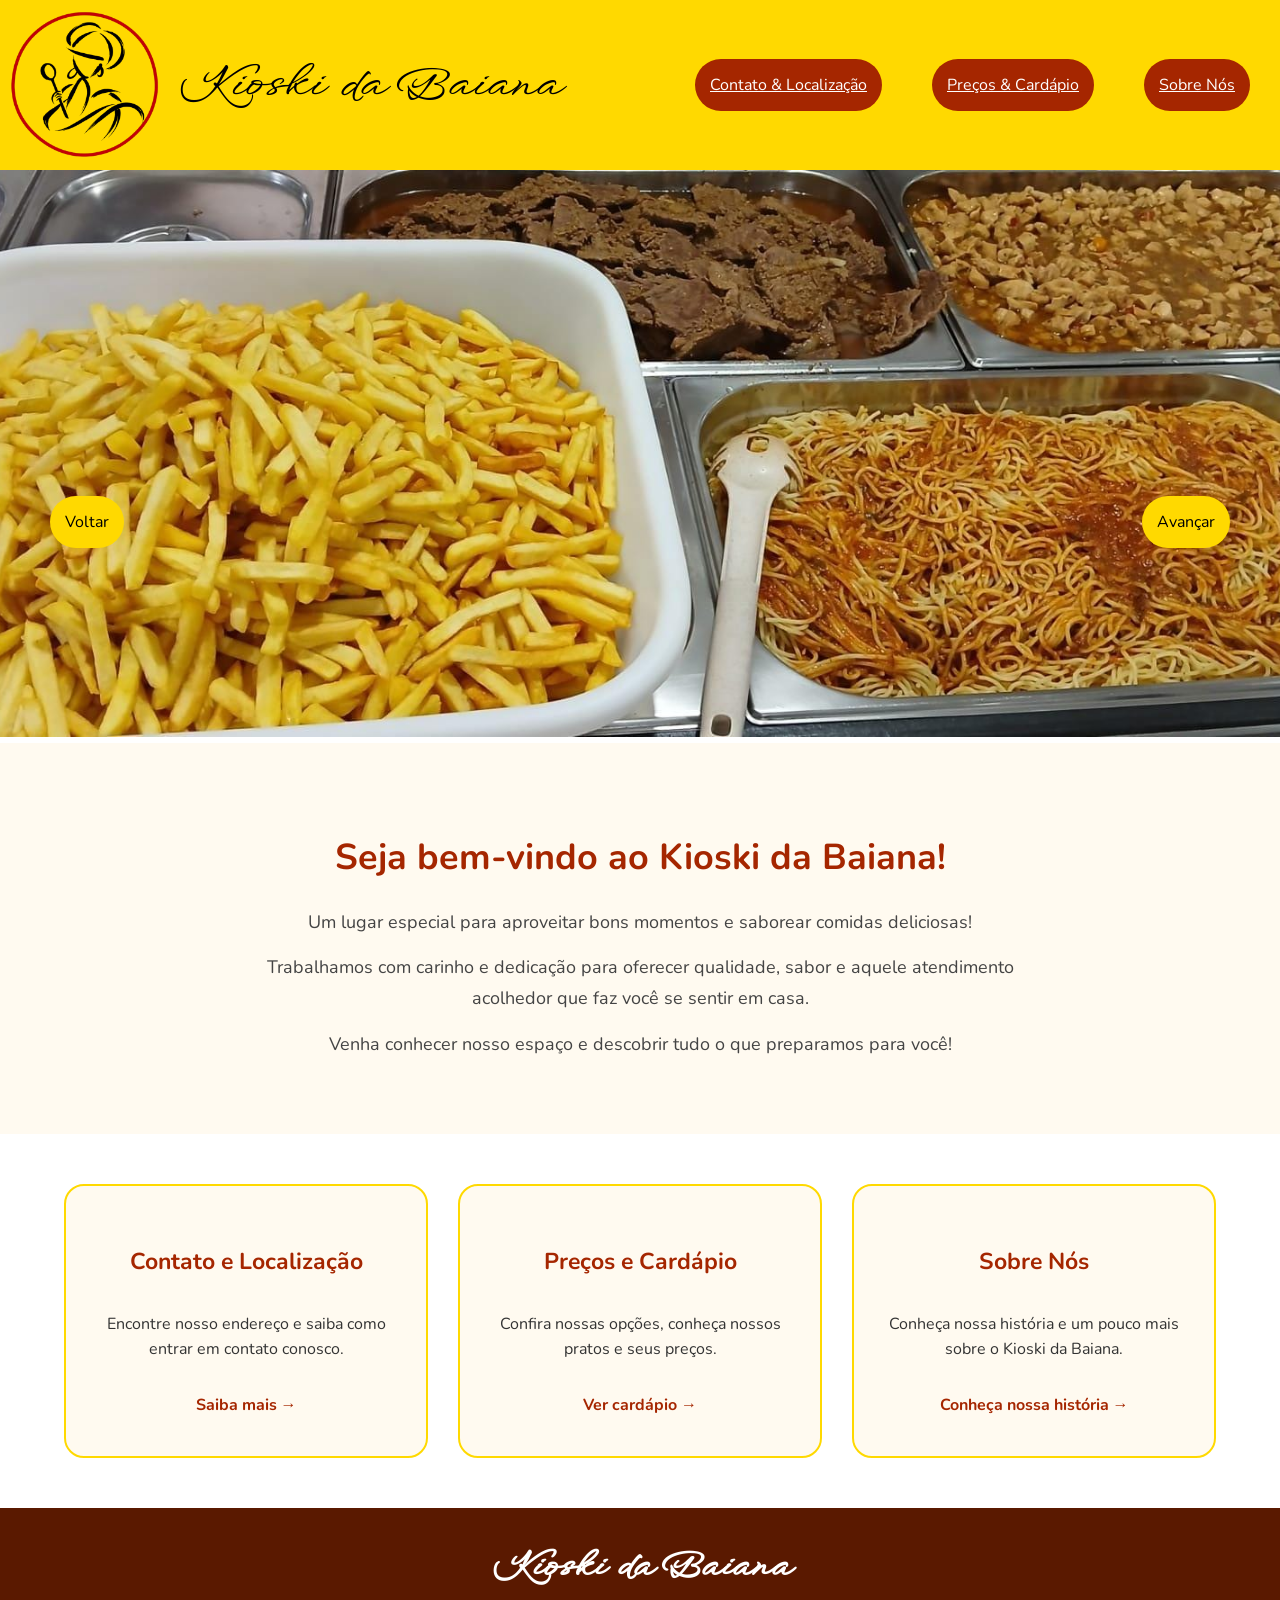
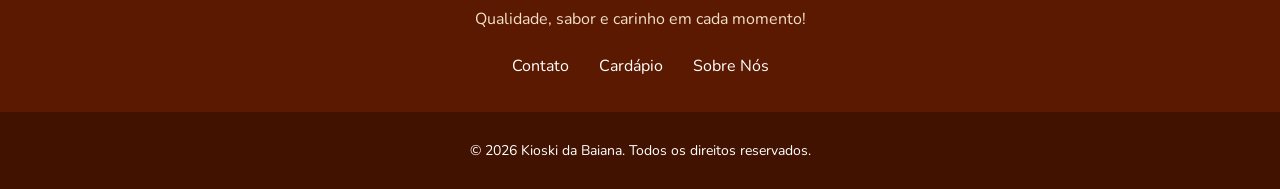
<file: index.html>
<!DOCTYPE html>
<html lang="pt-BR">
    <head>
        <title>Kioski da Baiana</title>

        <meta charset="UTF-8">
        <meta name="viewport" content="width=device-width, initial-scale=1.0">
        <meta name="description" content="Site do Kioski da Baiana">
        <meta name="author" content="Arthur, Andrei e Lucas">

        <link rel="preconnect" href="https://fonts.googleapis.com">
        <link rel="preconnect" href="https://fonts.gstatic.com" crossorigin>
        <link href="https://fonts.googleapis.com/css2?family=Nunito:wght@400;600;700&family=WindSong:wght@400;500&display=swap" rel="stylesheet">

        <link rel="stylesheet" href="./Pagina Home/style.css">
        <link rel="icon" type="icon/png" href="./Pagina Home/img/Logos/LogoKioskiComFundo.png">
    </head>

    <body>

        <header>

            <img id="logo" src="./Pagina Home/img/Logos/LogoKioskiSemFundo.png" alt="Logo do Kioski da Baiana">
            <h1 id="titulo">Kioski da Baiana</h1>
            <div class="bloco_direita">
                <a href="./Contato/index.html" class="botoes">Contato & Localização</a>
                <a href="./Cardapio/index.html" class="botoes">Preços & Cardápio</a>
                <a href="./Sobre Nós/index.html" class="botoes">Sobre Nós</a>
            </div>

        </header>

        <main>

            <div class="carrosel">
                <img id="moldura" alt="Fotos das comidas do Kioski da Baiana">

                <div class="grupo_botoes">
                    <p id="BtVolt" class="botoes">Voltar</p>
                    <p id="BtAvanc" class="botoes">Avançar</p>
                </div>
            </div>

            <section class="apresentacao">

                <h2>Seja bem-vindo ao Kioski da Baiana!</h2>

                <p>
                    Um lugar especial para aproveitar bons momentos
                    e saborear comidas deliciosas!
                </p>

                <p>
                    Trabalhamos com carinho e dedicação para oferecer
                    qualidade, sabor e aquele atendimento acolhedor
                    que faz você se sentir em casa.
                </p>

                <p>
                    Venha conhecer nosso espaço e descobrir
                    tudo o que preparamos para você!
                </p>

            </section>

            <section class="atalhos">

                <a href="./Contato/index.html" class="cartao">
                    <h2>Contato e Localização</h2>
                    <p>
                        Encontre nosso endereço e saiba como
                        entrar em contato conosco.
                    </p>
                    <span>Saiba mais →</span>
                </a>

                <a href="./Cardapio/index.html" class="cartao">
                    <h2>Preços e Cardápio</h2>
                    <p>
                        Confira nossas opções, conheça
                        nossos pratos e seus preços.
                    </p>
                    <span>Ver cardápio →</span>
                </a>

                <a href="./Sobre Nós/index.html" class="cartao">
                    <h2>Sobre Nós</h2>
                    <p>
                        Conheça nossa história e um pouco
                        mais sobre o Kioski da Baiana.
                    </p>
                    <span>Conheça nossa história →</span>
                </a>

            </section>

        </main>

        <footer>

            <div class="footer_conteudo">

                <h2>Kioski da Baiana</h2>

                <p>Qualidade, sabor e carinho em cada momento!</p>

                <div class="footer_links">
                    <a href="./Contato/index.html">Contato</a>
                    <a href="./Cardapio/index.html">Cardápio</a>
                    <a href="./Sobre Nós/index.html">Sobre Nós</a>
                </div>

            </div>

            <div class="direitos">
                <p>© 2026 Kioski da Baiana. Todos os direitos reservados.</p>
            </div>

        </footer>

        <script src="./Pagina Home/script.js"></script>
    </body>
</html>
</file>
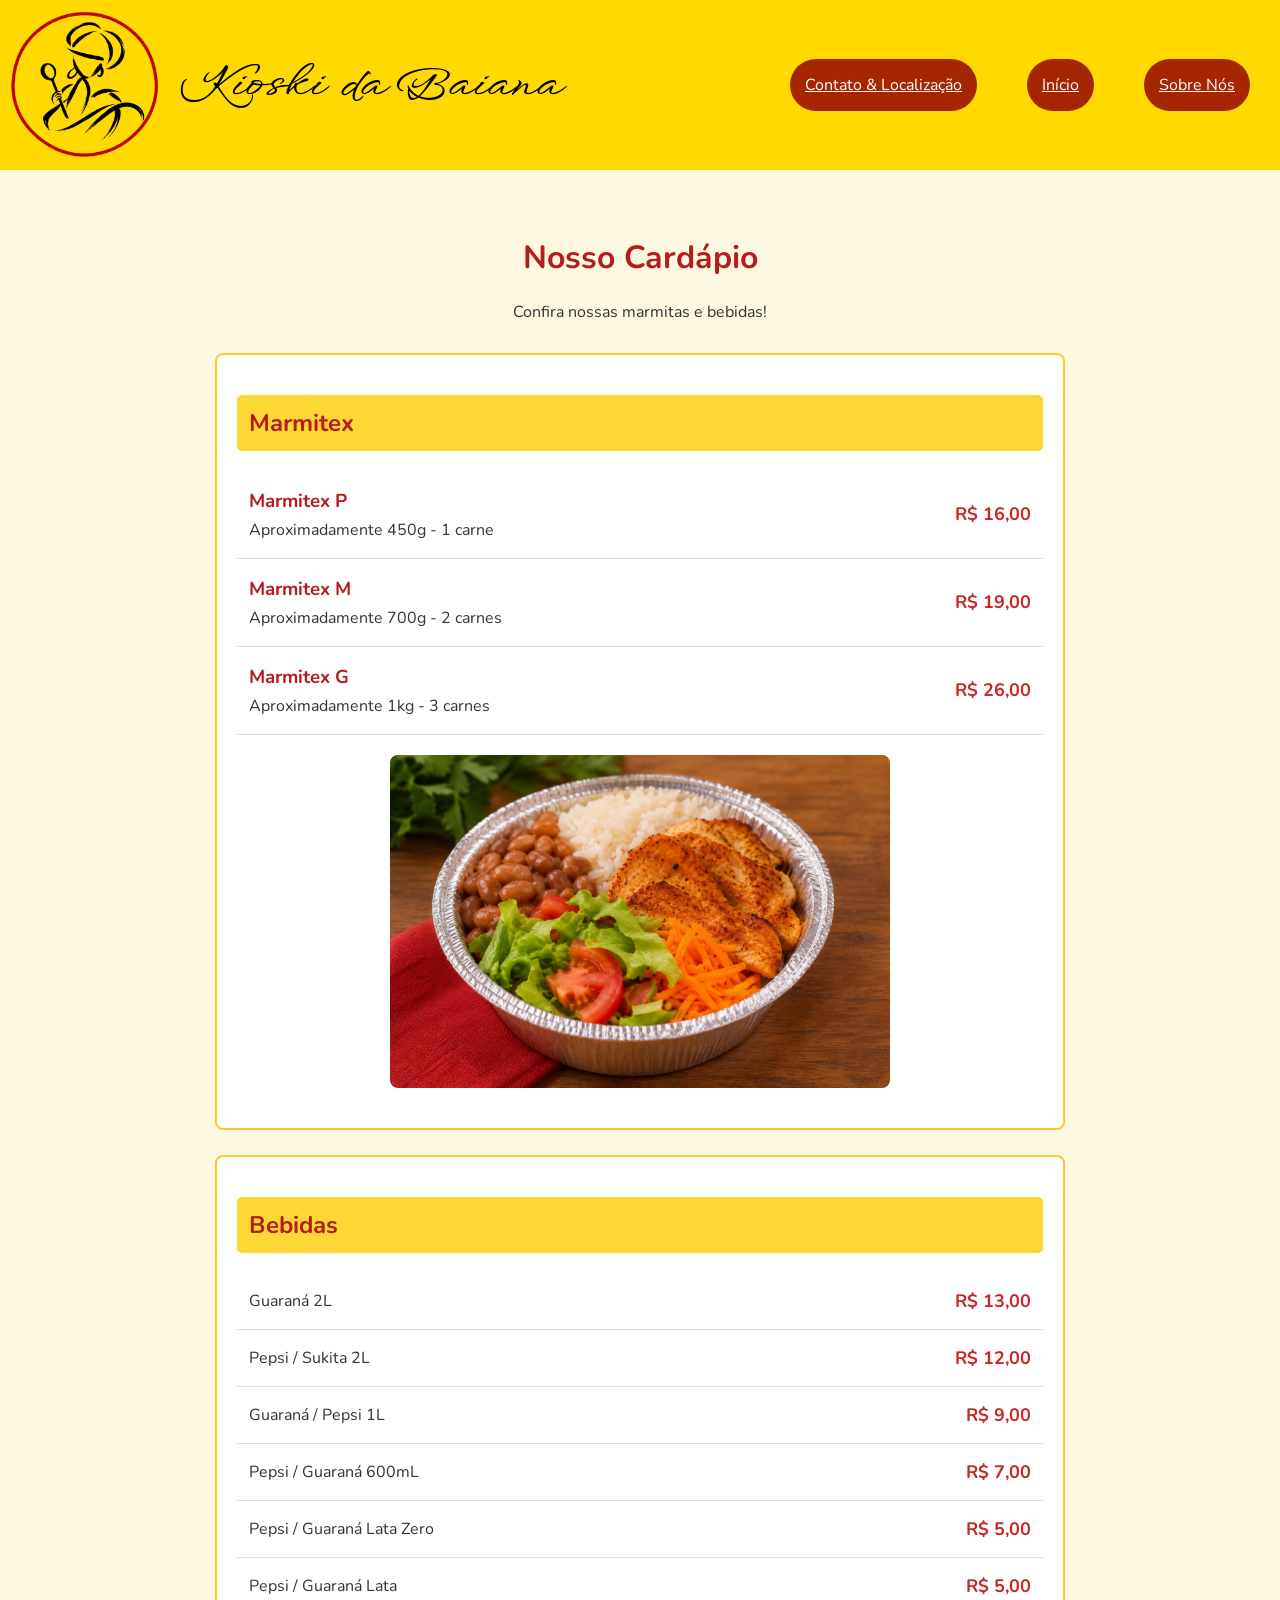
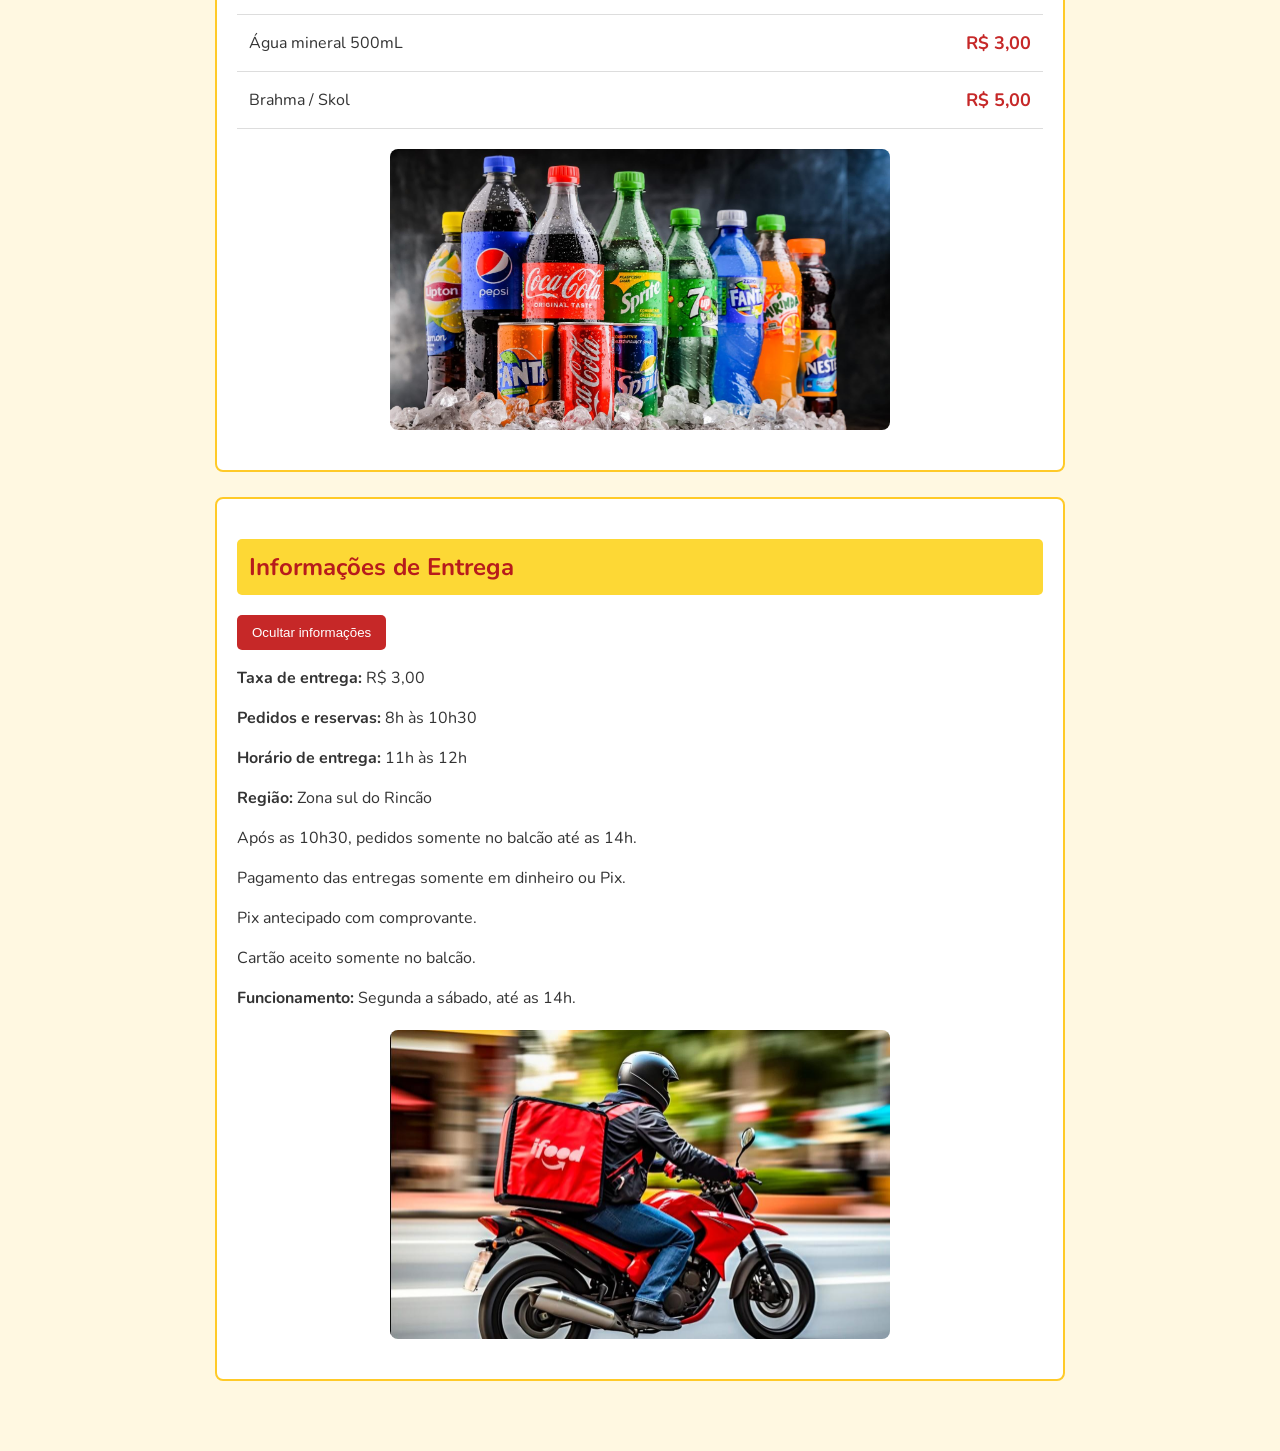
<file: Cardapio/index.html>
<!DOCTYPE html>
<html lang="pt-br">
<head>
    <meta charset="UTF-8">
    <meta name="viewport" content="width=device-width, initial-scale=1.0">
    <meta name="author" content="Andrei, Arthur e Lucas">
    <meta name="description" content="Página de Cardápio e Preços da empresa.">
    
    
    <title>Preços e Cardápio | Kioski da Baiana</title>

    <link rel="preconnect" href="https://fonts.googleapis.com">
    <link rel="preconnect" href="https://fonts.gstatic.com" crossorigin>

    <link href="https://fonts.googleapis.com/css2?family=Nunito:wght@400;600;700&family=WindSong:wght@400;500&display=swap" rel="stylesheet">

    <link rel="icon" type="image/png" href="../Pagina Home/img/Logos/LogoKioskiComFundo.png">
    <link rel="stylesheet" href="./css/style.css">
</head>
<body>

    <header>

        <img id="logo" src="../Pagina Home/img/Logos/LogoKioskiSemFundo.png" alt="Logo do Kioski da Baiana">

        <h1 id="titulo">Kioski da Baiana</h1>

        <div class="bloco_direita">

            <a href="../Contato/index.html" class="botoes">Contato & Localização</a>

            <a href="../index.html" class="botoes">Início</a>

            <a href="../Sobre Nós/index.html" class="botoes">Sobre Nós</a>

        </div>

    </header>

    <main>
        <h1>Nosso Cardápio</h1>
        <p class="subtitulo">Confira nossas marmitas e bebidas!</p>

        <section>
            <h2>Marmitex</h2>

            <div class="item">
                <div>
                    <h3>Marmitex P</h3>
                    <p>Aproximadamente 450g - 1 carne</p>
                </div>
                <span>R$ 16,00</span>
            </div>

            <div class="item">
                <div>
                    <h3>Marmitex M</h3>
                    <p>Aproximadamente 700g - 2 carnes</p>
                </div>
                <span>R$ 19,00</span>
            </div>

            <div class="item">
                <div>
                    <h3>Marmitex G</h3>
                    <p>Aproximadamente 1kg - 3 carnes</p>
                </div>
                <span>R$ 26,00</span>
            </div>
                <img src="./img/Marmitex caseiro com frango e salada.png"
                    alt="Foto de uma marmita"
                    class="imagem-secao">
        </section>

        <section>
            <h2>Bebidas</h2>

            <div class="item">
                <p>Guaraná 2L</p>
                <span>R$ 13,00</span>
            </div>

            <div class="item">
                <p>Pepsi / Sukita 2L</p>
                <span>R$ 12,00</span>
            </div>

            <div class="item">
                <p>Guaraná / Pepsi 1L</p>
                <span>R$ 9,00</span>
            </div>

            <div class="item">
                <p>Pepsi / Guaraná 600mL</p>
                <span>R$ 7,00</span>
            </div>

            <div class="item">
                <p>Pepsi / Guaraná Lata Zero</p>
                <span>R$ 5,00</span>
            </div>

            <div class="item">
                <p>Pepsi / Guaraná Lata</p>
                <span>R$ 5,00</span>
            </div>

            <div class="item">
                <p>Água mineral 500mL</p>
                <span>R$ 3,00</span>
            </div>

            <div class="item">
                <p>Brahma / Skol</p>
                <span>R$ 5,00</span>
            </div>
            
            <img src="./img/bebidas.jpg"
                alt="Foto de bebidas"
                class="imagem-secao">

        </section>

        <section>
            <h2>Informações de Entrega</h2>

            <button onclick="alternarInformacoes()" id="botaoEntrega">
                Ocultar informações
            </button>

            <div id="informacoes">
                <p><strong>Taxa de entrega:</strong> R$ 3,00</p>
                <p><strong>Pedidos e reservas:</strong> 8h às 10h30</p>
                <p><strong>Horário de entrega:</strong> 11h às 12h</p>
                <p><strong>Região:</strong> Zona sul do Rincão</p>

                <p>Após as 10h30, pedidos somente no
                   balcão até as 14h.</p>

                <p>Pagamento das entregas somente
                   em dinheiro ou Pix.</p>

                <p>Pix antecipado com comprovante.</p>
                <p>Cartão aceito somente no balcão.</p>

                <p><strong>Funcionamento:</strong>
                   Segunda a sábado, até as 14h.</p>
            </div>
            
            <img src="./img/entrega.jpg"
                alt="Entrega de marmitex"
                class="imagem-secao">

        </section>

    </main>

    <script src="./Carda.js"></script>
</body>
</html>
</file>
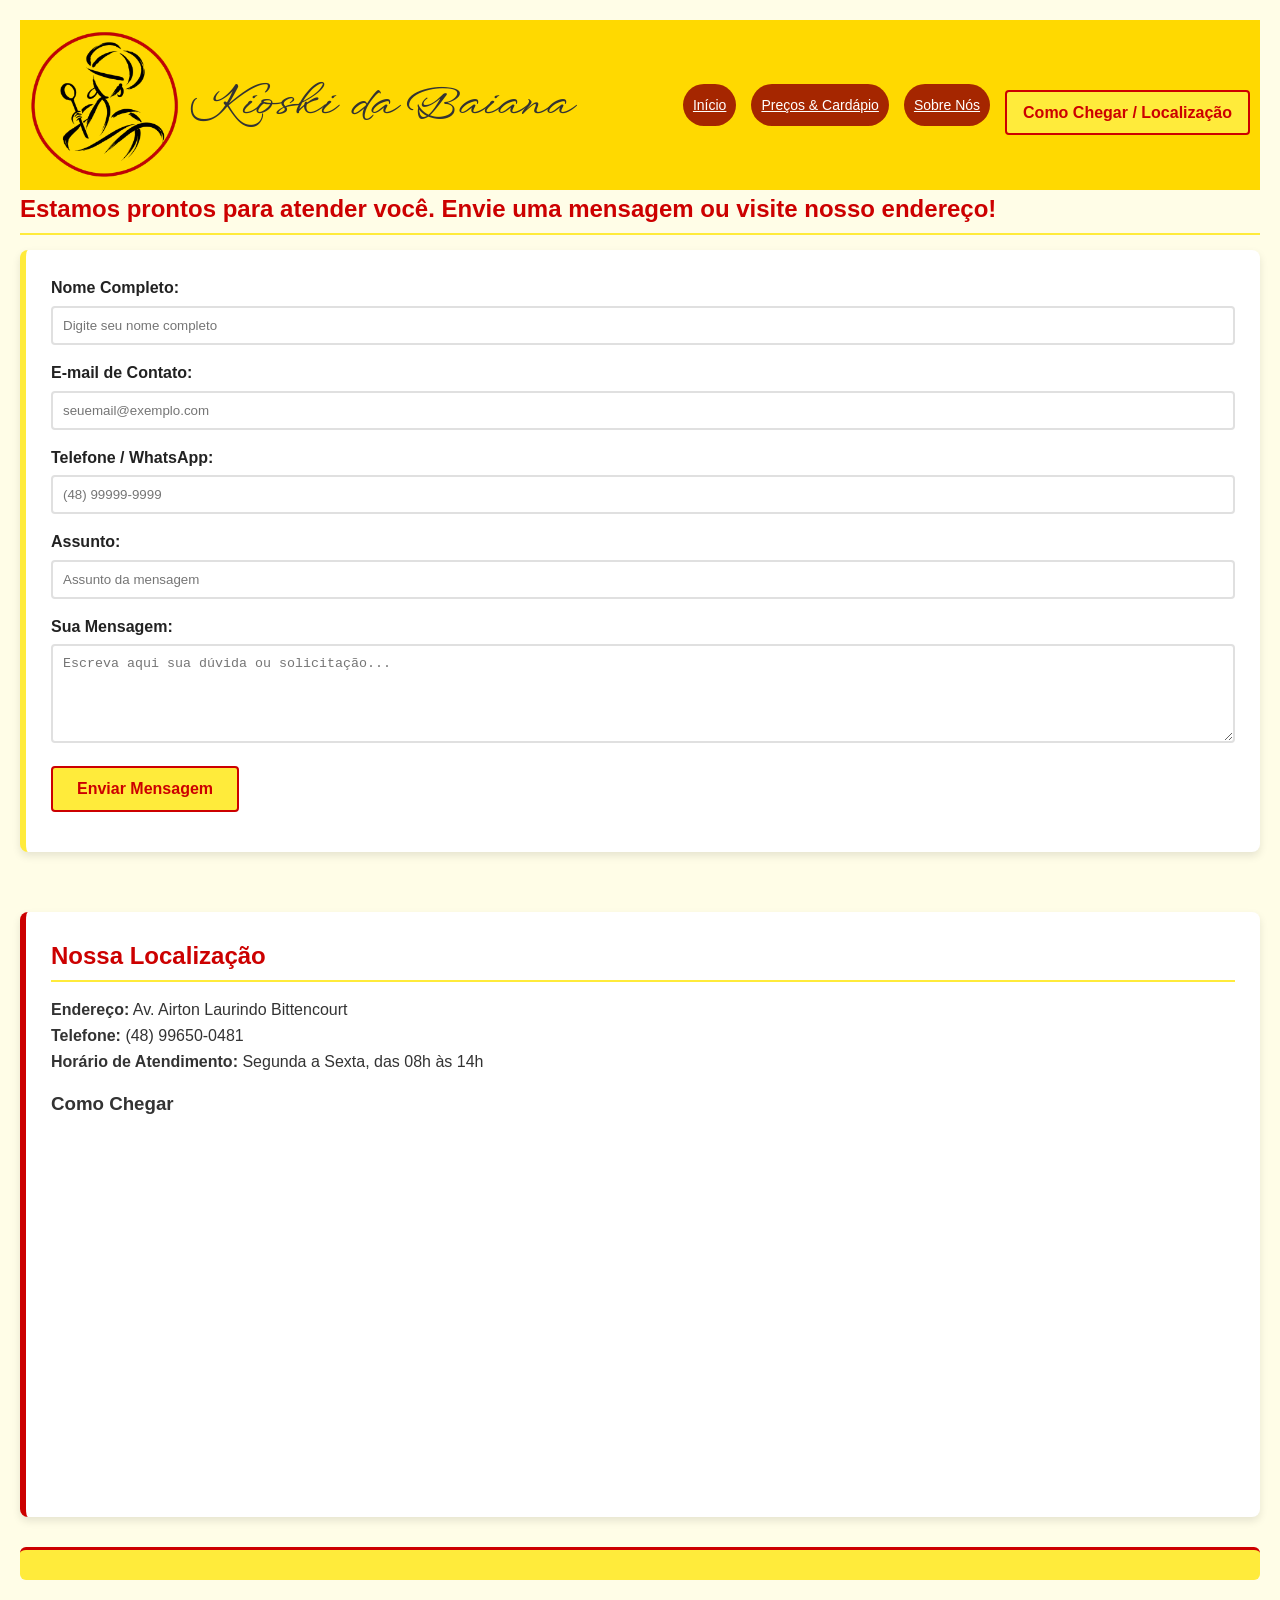
<file: Contato/index.html>
<!DOCTYPE html>
<html lang="pt-BR">
<head>
    <meta charset="UTF-8">
    <meta name="viewport" content="width=device-width, initial-scale=1.0">
    <meta name="author" content="Andrei, Arthur e Lucas">
    <meta name="description" content="Página de Contato e Localização da empresa.">

    <title>Contato e Localização | Kioski da Baiana</title>
    <link rel="icon" type="image/x-icon" href="../Pagina Home/img/Logos/LogoKioskiComFundo.png">
    <link rel="stylesheet" href="css/style.css">

    <link rel="preconnect" href="https://fonts.googleapis.com">
    <link rel="preconnect" href="https://fonts.gstatic.com" crossorigin>
    <link href="https://fonts.googleapis.com/css2?family=Nunito:wght@400;600;700&family=WindSong:wght@400;500&display=swap" rel="stylesheet">
</head>
<body>

    <header>
        <img id="logo" src="../Pagina Home/img/Logos/LogoKioskiSemFundo.png" alt="Logo do Kioski da Baiana">
            <h1 id="titulo">Kioski da Baiana</h1>
            <div class="bloco_direita">
                <a href="../index.html" class="botoes">Início</a>
                <a href="../Cardapio/index.html" class="botoes">Preços & Cardápio</a>
                <a href="../Sobre Nós/index.html" class="botoes">Sobre Nós</a>
            </div>
            <nav>
                <a href="#localizacao">Como Chegar / Localização</a>
            </nav>
        </div>
    </header>

    <main>
        <section id="formulario-contato">
            <h2>Estamos prontos para atender você. Envie uma mensagem ou visite nosso endereço!</h2>
            
            <form action="processa_contato.php" method="POST">
                
                <p>
                    <label for="nome">Nome Completo:</label><br>
                    <input type="text" id="nome" name="nome" required placeholder="Digite seu nome completo">
                </p>

                <p>
                    <label for="email">E-mail de Contato:</label><br>
                    <input type="email" id="email" name="email" required placeholder="seuemail@exemplo.com">
                </p>

                <p>
                    <label for="telefone">Telefone / WhatsApp:</label><br>
                    <input type="tel" id="telefone" name="telefone" placeholder="(48) 99999-9999">
                </p>

                <p>
                    <label for="assunto">Assunto:</label><br>
                    <input type="text" id="assunto" name="assunto" required placeholder="Assunto da mensagem">
                </p>

                <p>
                    <label for="mensagem">Sua Mensagem:</label><br>
                    <textarea id="mensagem" name="mensagem" rows="5" required placeholder="Escreva aqui sua dúvida ou solicitação..."></textarea>
                </p>

                <p>
                    <button type="submit">Enviar Mensagem</button>
                </p>

            </form>
        </section>

        <section id="localizacao">
            <h2>Nossa Localização</h2>
            
            <p><strong>Endereço:</strong> Av. Airton Laurindo Bittencourt</p>
            <p><strong>Telefone:</strong> (48) 99650-0481</p>
            <p><strong>Horário de Atendimento:</strong> Segunda a Sexta, das 08h às 14h</p>

            <h3>Como Chegar</h3>
            <iframe 
                   src="https://www.google.com/maps/embed?pb=!1m18!1m12!1m3!1d3493.59368523315!2d-49.2559486!3d-28.8490032!2m3!1f0!2f0!3f0!3m2!1i1024!2i768!4f13.1!3m3!1m2!1s0x9523d122d6d03dc3%3A0x15876e7a52239bc5!2sKIOSKI%20DA%20BAIANA%20MARMITEX!5e0!3m2!1spt-BR!2sbr!4v1700000000000!5m2!1spt-BR!2sbr" 
                 width="100%" 
                  height="350" 
                 style="border:0;" 
                 allowfullscreen="" 
                 loading="lazy">
</iframe>
        </section>
    </main>

    <footer>
    </footer>

</body>
</html>
</file>
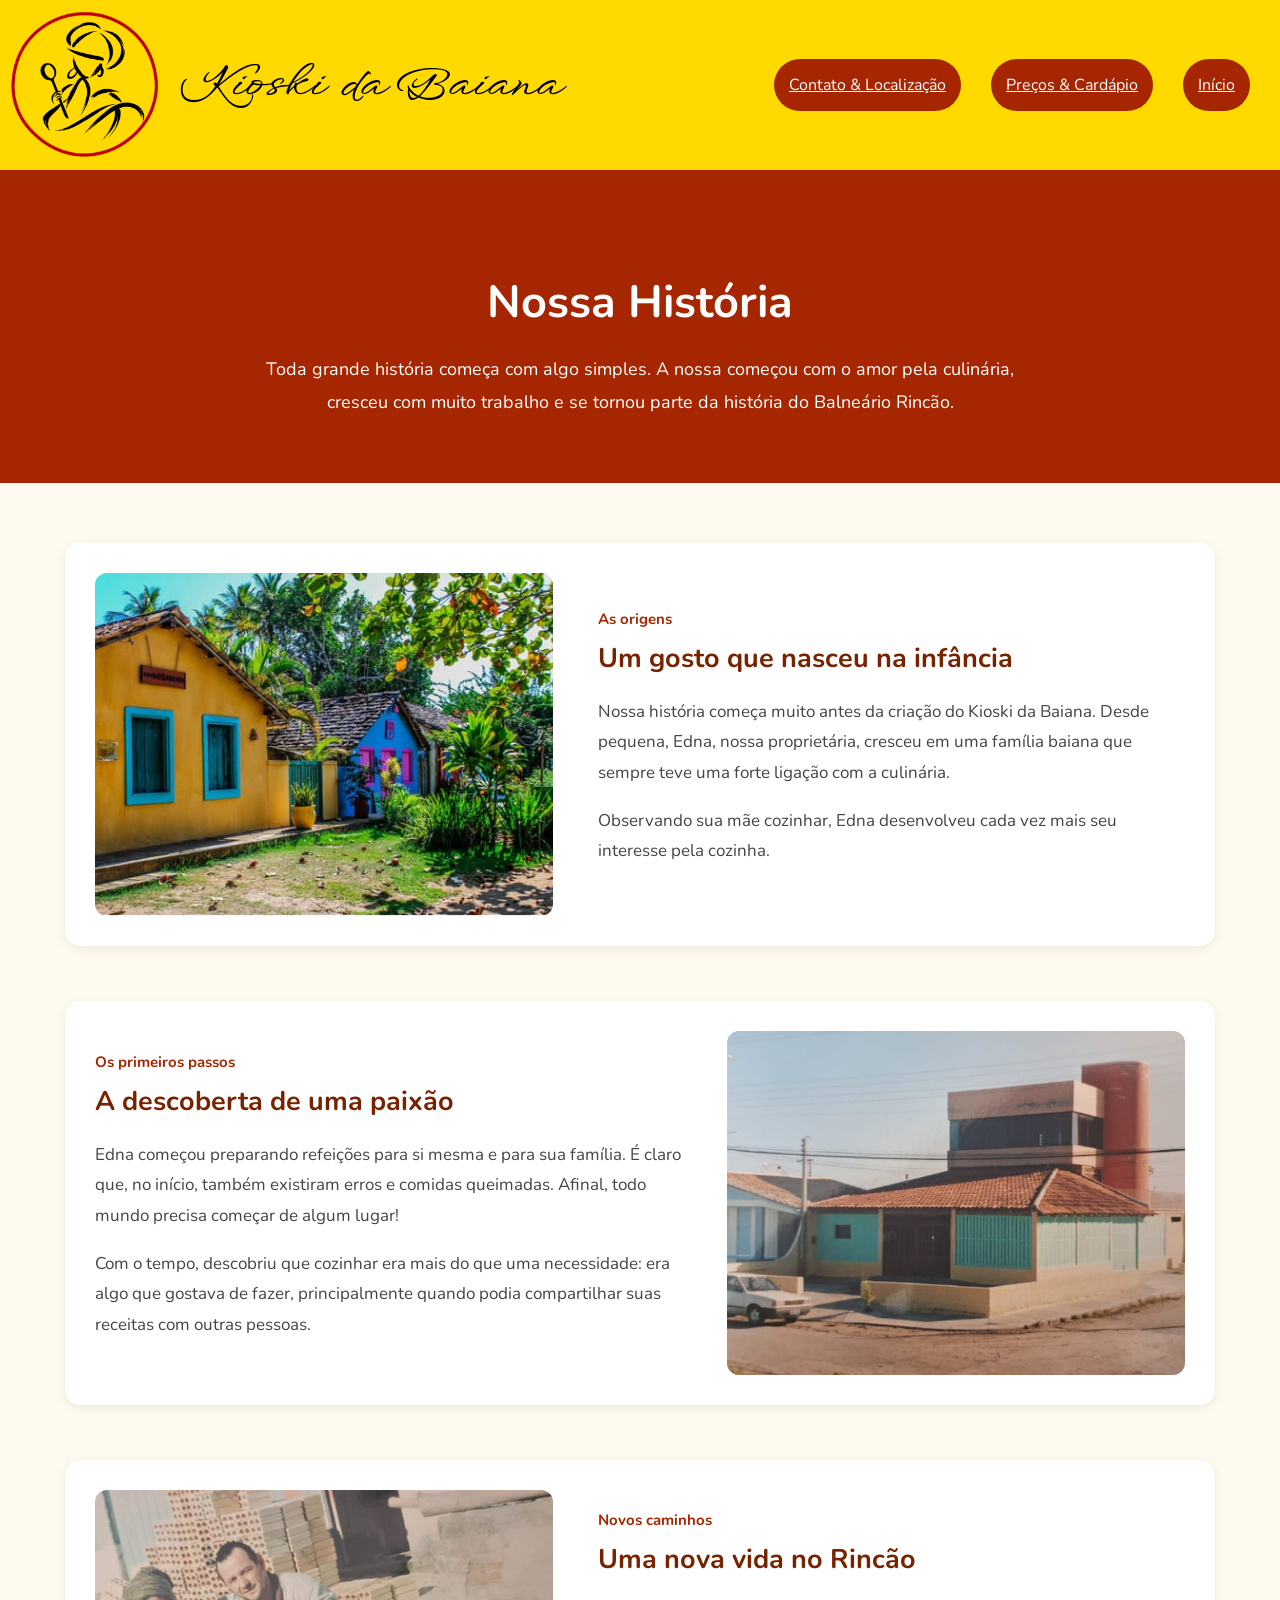
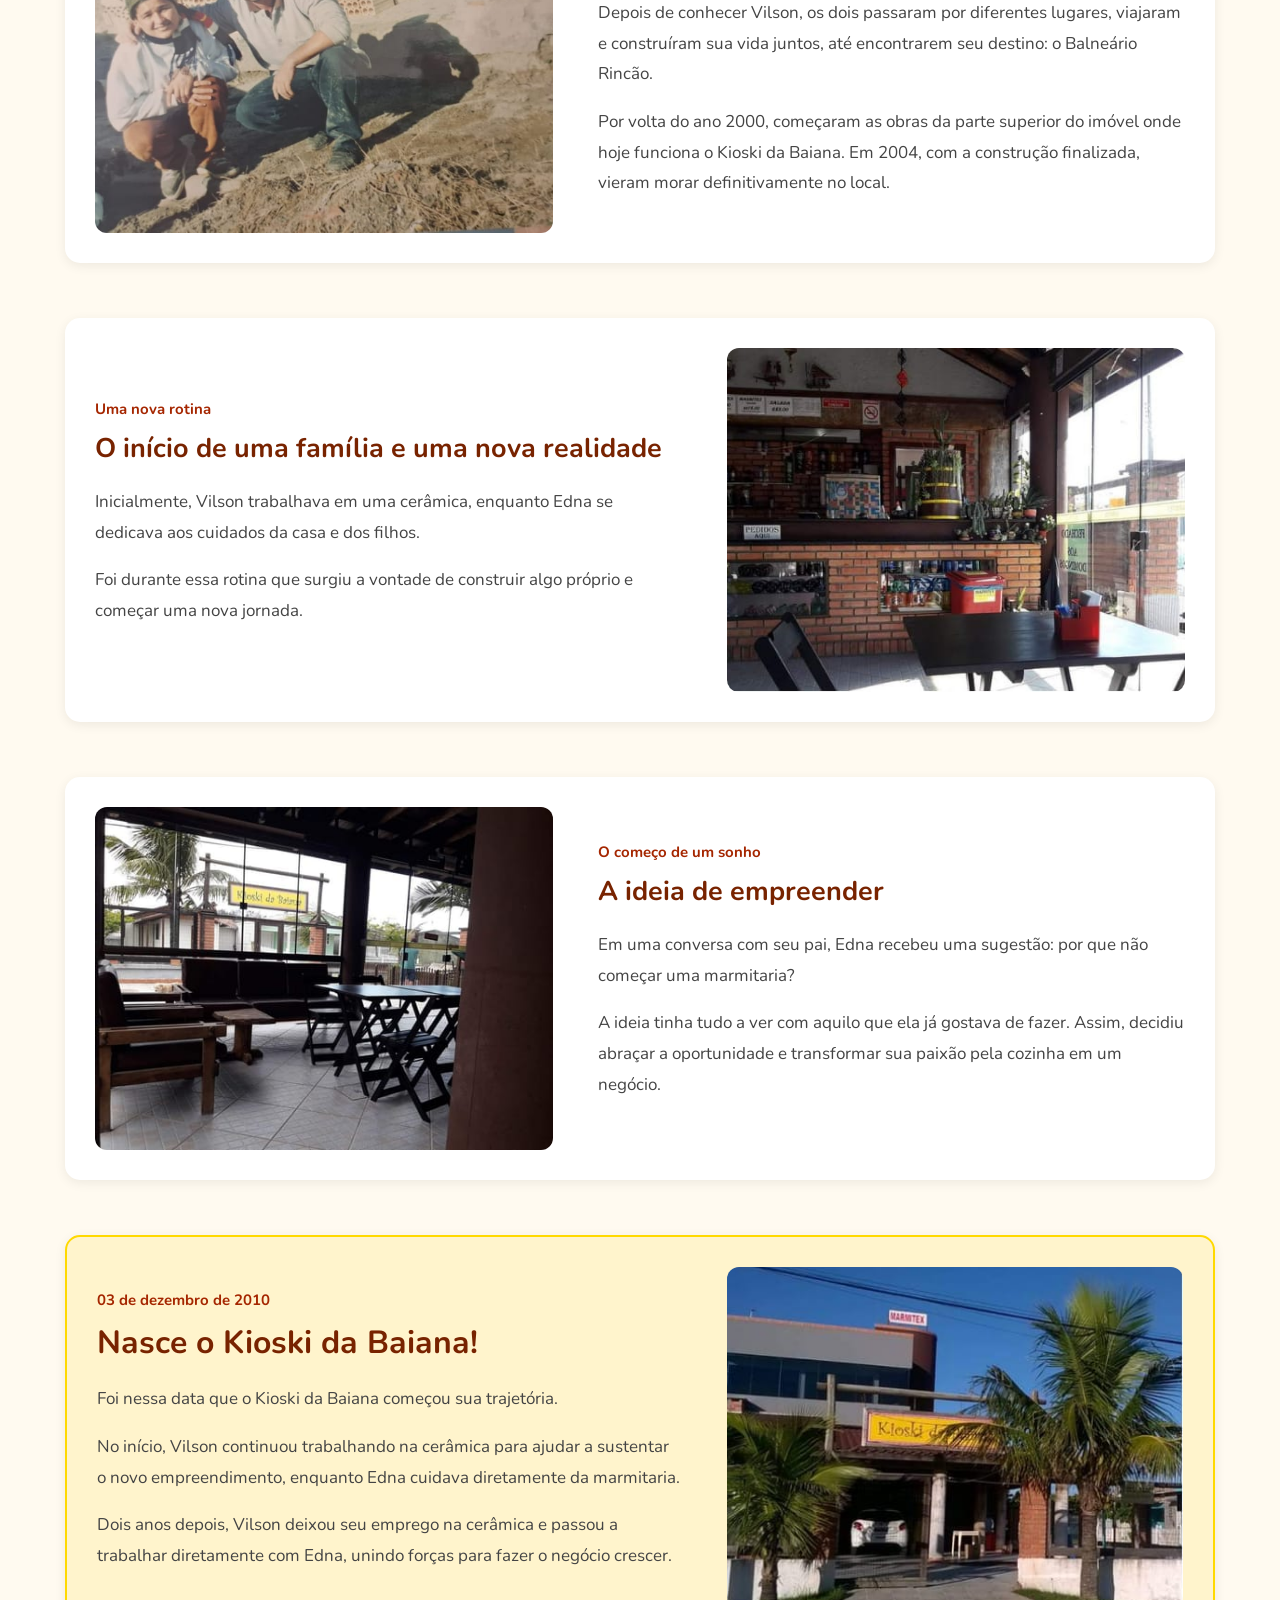
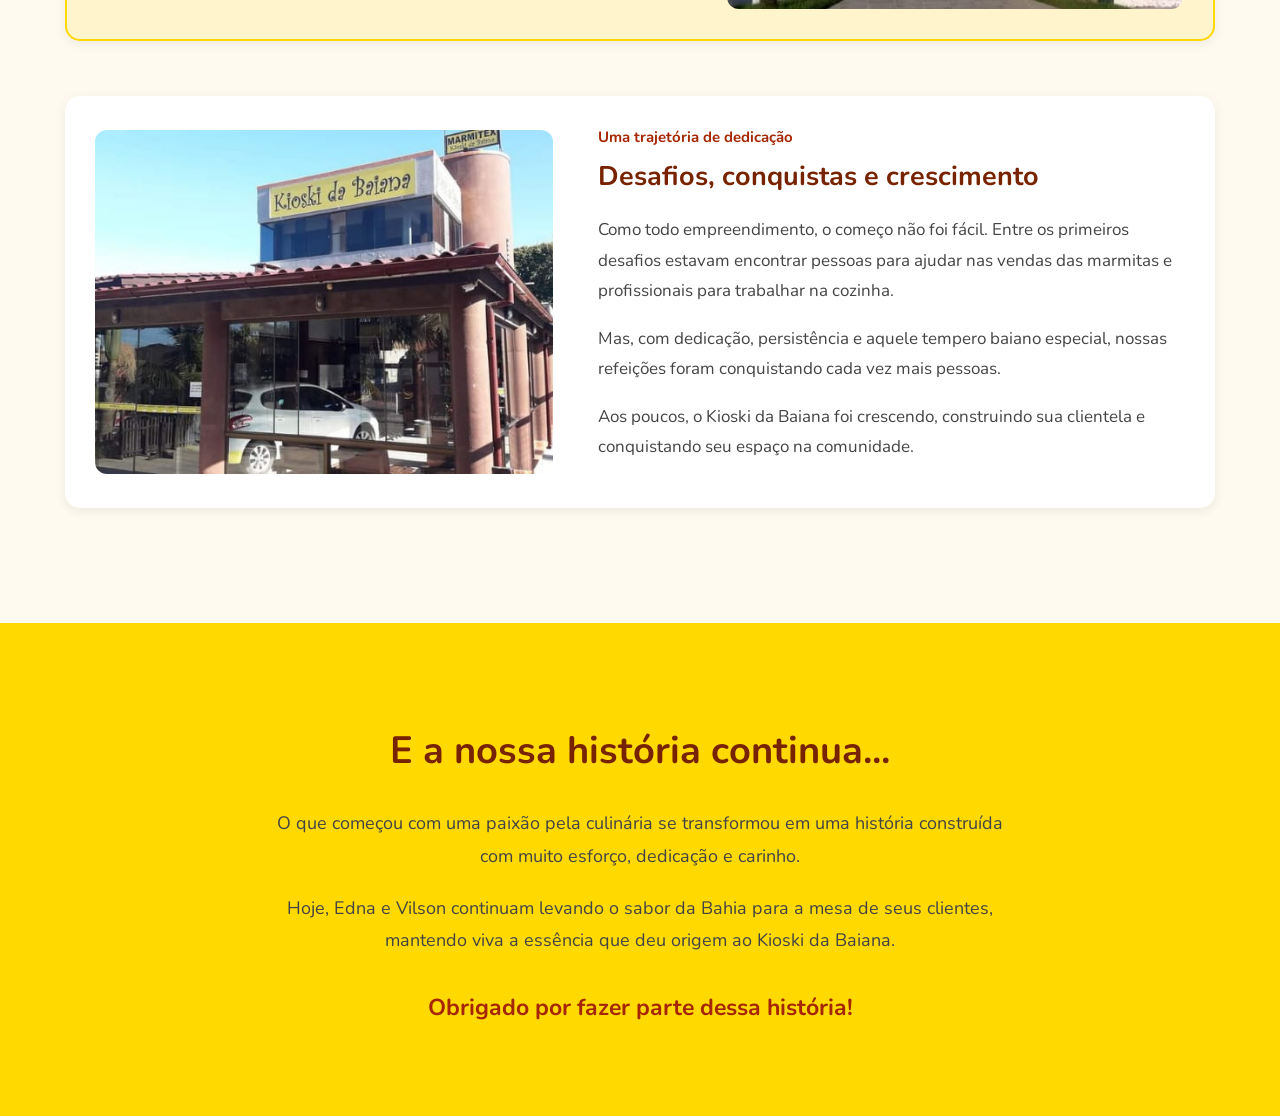
<file: Sobre Nós/index.html>
<!DOCTYPE html>
<html lang="pt-BR">

<head>

    <title>Sobre Nós | Kioski da Baiana</title>

    <meta charset="UTF-8">
    <meta name="viewport" content="width=device-width, initial-scale=1.0">
    <meta name="description" content="Conheça a história do Kioski da Baiana">
    <meta name="author" content="Arthur Rodrigues Bittencourt">

    <link rel="preconnect" href="https://fonts.googleapis.com">
    <link rel="preconnect" href="https://fonts.gstatic.com" crossorigin>

    <link href="https://fonts.googleapis.com/css2?family=Nunito:wght@400;600;700&family=WindSong:wght@400;500&display=swap" rel="stylesheet">

    <link rel="stylesheet" href="./style.css">
    <link rel="icon" type="image/png" href="./img/Logos/LogoKioskiComFundo.png">

</head>

<body>

    <header>

        <img id="logo" src="./img/Logos/LogoKioskiSemFundo.png" alt="Logo do Kioski da Baiana">

        <h1 id="titulo">Kioski da Baiana</h1>

        <div class="bloco_direita">

            <a href="../Contato/index.html" class="botoes">Contato & Localização</a>

            <a href="../Cardapio/index.html" class="botoes">Preços & Cardápio</a>

            <a href="../index.html" class="botoes">Início</a>

        </div>

    </header>


    <main>


        <section class="introducao">

            <h2>Nossa História</h2>

            <p>
                Toda grande história começa com algo simples.
                A nossa começou com o amor pela culinária,
                cresceu com muito trabalho e se tornou parte
                da história do Balneário Rincão.
            </p>

        </section>


        <section class="historia">


            <div class="etapa">

                <img class="foto"
                     src="./img/KioskiFotos (7).jpeg"
                     alt="Edna e sua família">

                <div class="texto">

                    <span class="data">As origens</span>

                    <h2>Um gosto que nasceu na infância</h2>

                    <p>
                        Nossa história começa muito antes da criação
                        do Kioski da Baiana. Desde pequena, Edna,
                        nossa proprietária, cresceu em uma família
                        baiana que sempre teve uma forte ligação
                        com a culinária.
                    </p>

                    <p>
                        Observando sua mãe cozinhar, Edna desenvolveu
                        cada vez mais seu interesse pela cozinha.
                    </p>

                </div>

            </div>


            <div class="etapa">

                <img class="foto"
                     src="./img/KioskiFotos (6).jpeg"
                     alt="Edna cozinhando">

                <div class="texto">

                    <span class="data">Os primeiros passos</span>

                    <h2>A descoberta de uma paixão</h2>

                    <p>
                        Edna começou preparando refeições para si mesma
                        e para sua família. É claro que, no início,
                        também existiram erros e comidas queimadas.
                        Afinal, todo mundo precisa começar de algum lugar!
                    </p>

                    <p>
                        Com o tempo, descobriu que cozinhar era mais
                        do que uma necessidade: era algo que gostava
                        de fazer, principalmente quando podia
                        compartilhar suas receitas com outras pessoas.
                    </p>

                </div>

            </div>


            <div class="etapa">

                <img class="foto"
                     src="./img/KioskiFotos (5).jpeg"
                     alt="Edna e Vilson no Balneário Rincão">

                <div class="texto">

                    <span class="data">Novos caminhos</span>

                    <h2>Uma nova vida no Rincão</h2>

                    <p>
                        Depois de conhecer Vilson, os dois passaram
                        por diferentes lugares, viajaram e construíram
                        sua vida juntos, até encontrarem seu destino:
                        o Balneário Rincão.
                    </p>

                    <p>
                        Por volta do ano 2000, começaram as obras
                        da parte superior do imóvel onde hoje funciona
                        o Kioski da Baiana. Em 2004, com a construção
                        finalizada, vieram morar definitivamente no local.
                    </p>

                </div>

            </div>


            <div class="etapa">

                <img class="foto"
                     src="./img/KioskiFotos (4).jpeg"
                     alt="Família de Edna e Vilson">

                <div class="texto">

                    <span class="data">Uma nova rotina</span>

                    <h2>O início de uma família e uma nova realidade</h2>

                    <p>
                        Inicialmente, Vilson trabalhava em uma
                        cerâmica, enquanto Edna se dedicava
                        aos cuidados da casa e dos filhos.
                    </p>

                    <p>
                        Foi durante essa rotina que surgiu a vontade
                        de construir algo próprio e começar
                        uma nova jornada.
                    </p>

                </div>

            </div>


            <div class="etapa">

                <img class="foto"
                     src="./img/KioskiFotos (3).jpeg"
                     alt="Edna e sua cozinha">

                <div class="texto">

                    <span class="data">O começo de um sonho</span>

                    <h2>A ideia de empreender</h2>

                    <p>
                        Em uma conversa com seu pai, Edna recebeu
                        uma sugestão: por que não começar uma marmitaria?
                    </p>

                    <p>
                        A ideia tinha tudo a ver com aquilo que ela
                        já gostava de fazer. Assim, decidiu abraçar
                        a oportunidade e transformar sua paixão
                        pela cozinha em um negócio.
                    </p>

                </div>

            </div>


            <div class="etapa destaque">

                <img class="foto"
                     src="./img/KioskiFotos (2).jpeg"
                     alt="Primeiros momentos do Kioski da Baiana">

                <div class="texto">

                    <span class="data">03 de dezembro de 2010</span>

                    <h2>Nasce o Kioski da Baiana!</h2>

                    <p>
                        Foi nessa data que o Kioski da Baiana
                        começou sua trajetória.
                    </p>

                    <p>
                        No início, Vilson continuou trabalhando
                        na cerâmica para ajudar a sustentar
                        o novo empreendimento, enquanto Edna
                        cuidava diretamente da marmitaria.
                    </p>

                    <p>
                        Dois anos depois, Vilson deixou seu emprego
                        na cerâmica e passou a trabalhar diretamente
                        com Edna, unindo forças para fazer
                        o negócio crescer.
                    </p>

                </div>

            </div>


            <div class="etapa">

                <img class="foto"
                     src="./img/KioskiFotos (1).jpeg"
                     alt="Kioski da Baiana atualmente">

                <div class="texto">

                    <span class="data">Uma trajetória de dedicação</span>

                    <h2>Desafios, conquistas e crescimento</h2>

                    <p>
                        Como todo empreendimento, o começo não
                        foi fácil. Entre os primeiros desafios estavam
                        encontrar pessoas para ajudar nas vendas
                        das marmitas e profissionais para trabalhar
                        na cozinha.
                    </p>

                    <p>
                        Mas, com dedicação, persistência e aquele
                        tempero baiano especial, nossas refeições
                        foram conquistando cada vez mais pessoas.
                    </p>

                    <p>
                        Aos poucos, o Kioski da Baiana foi crescendo,
                        construindo sua clientela e conquistando
                        seu espaço na comunidade.
                    </p>

                </div>

            </div>


        </section>


        <section class="final">

            <h2>E a nossa história continua...</h2>

            <p>
                O que começou com uma paixão pela culinária
                se transformou em uma história construída
                com muito esforço, dedicação e carinho.
            </p>

            <p>
                Hoje, Edna e Vilson continuam levando
                o sabor da Bahia para a mesa de seus clientes,
                mantendo viva a essência que deu origem
                ao Kioski da Baiana.
            </p>

            <h3>Obrigado por fazer parte dessa história!</h3>

        </section>

    </main>

    <footer>

    </footer>

</body>
</html>
</file>
<file: Pagina Home/style.css>
html{
    font-family: 'Nunito', sans-serif;
    
}

    body {
        margin: 0;
    }

        header{
            padding: 10px;

            display: flex;
            flex-direction: row;
            align-items: center;
            gap: 20px;

            background-color: rgb(255, 217, 0);
        }

            header #titulo{
                font-family: 'WindSong', cursive;
                font-weight: 500;

                font-size: clamp(20px, 4vw, 45px);
                white-space: nowrap;
            }

            header #logo{
                height: clamp(75px, 12vw, 150px);
               
            }

            header .bloco_direita{
                margin-left: auto;
                margin-right: 20px;

                display: flex;
                flex-direction: row;
                align-items: center;
                gap: 50px;
            }

                header .bloco_direita .botoes{
                    padding: 15px;
                    border-radius: 30px;

                    color: white;
                    background-color: rgb(165, 38, 0);
                }

        main{
             max-height:100%;
        }
    
            main .carrosel .grupo_botoes {
                display: flex;
                flex-direction: row;
                justify-content: center;
                align-items: center;

                position: absolute;
                bottom: 8cm;
                left: 0;

                width: 100%;
            }

                main .carrosel .grupo_botoes .botoes{
                    margin:50px;
                    padding: 15px;
                    border-radius: 30px;

                    background-color: rgb(255, 217, 0);
                }

            main .carrosel #moldura{
                height: 15cm;
                width: 100%;

                object-fit: cover;
            }

            main .carrosel #BtAvanc{
                margin-left:auto;
            }

            main .apresentacao {
                padding: 60px 20px;
                text-align: center;

                background-color: #fffaf0;
            }

                main .apresentacao h2 {
                    color: rgb(165, 38, 0);
                    font-size: clamp(24px, 3vw, 36px);
                    margin-bottom: 25px;
                }

                main .apresentacao p {
                    max-width: 750px;
                    margin: 15px auto;

                    font-size: 18px;
                    line-height: 1.7;
                    color: #444;
                }

            main .atalhos {
                display: flex;
                flex-direction: row;
                justify-content: center;
                align-items: stretch;

                gap: 30px;
                padding: 50px 5%;
                
                background-color: #fff;
            }

                main .atalhos .cartao {
                    flex: 1;
                    max-width: 350px;
                    min-height: 220px;

                    display: flex;
                    flex-direction: column;
                    align-items: center;
                    justify-content: center;

                    padding: 25px;

                    text-align: center;
                    text-decoration: none;

                    background-color: #fffaf0;
                    border: 2px solid rgb(255, 217, 0);
                    border-radius: 20px;

                    color: #333;

                    transition: transform 0.3s, background-color 0.3s;
                }

                    main .atalhos .cartao h2 {
                        color: rgb(165, 38, 0);
                        font-size: 23px;
                    }

                    main .atalhos .cartao p {
                        line-height: 1.6;
                        font-size: 16px;
                    }

                    main .atalhos .cartao span {
                        margin-top: 15px;
                        color: rgb(165, 38, 0);
                        font-weight: 700;
                    }

                    main .atalhos .cartao:hover {
                        transform: translateY(-8px);
                        background-color: rgb(255, 244, 204);
                    }
        
        footer {
            background-color: rgb(90, 25, 0);
            color: white;

            text-align: center;
        }            

            footer .footer_conteudo {
                padding: 35px 20px;
            }
    
                footer .footer_conteudo h2 {
                    font-family: 'WindSong', cursive;
                    font-size: 35px;
                    margin: 0;
                }

                footer .footer_conteudo p {
                    color: #f5dfc7;
                }
            
            footer .footer_links {
                display: flex;
                justify-content: center;
                gap: 30px;

                margin-top: 25px;
            }

                footer .footer_links a {
                    color: white;
                    text-decoration: none;
                }

                footer .footer_links a:hover {
                    text-decoration: underline;
                }

            footer .direitos {
                padding: 15px;
                background-color: rgb(65, 18, 0);
                font-size: 14px;
            }


@media (max-width: 800px) {

    header {
        gap: 10px;
    }

        header .bloco_direita {
            gap: 15px;
            margin-right: 5px;
        }

            header .bloco_direita .botoes {
                padding: 10px;
                font-size: 14px;
            }

    main .carrosel #moldura {
        height: 12cm;
    }

    main .atalhos {
        flex-direction: column;
        align-items: center;
    }

        main .atalhos .cartao {
            width: 100%;
            max-width: 450px;
        }

}

@media (max-width: 600px) {

    header {
        flex-wrap: wrap;
        justify-content: center;
        padding: 10px;
    }

        header #logo {
            height: 65px;
        }

        header #titulo {
            font-size: 28px;
        }

        header .bloco_direita {
            width: 100%;
            margin: 10px 0;
            justify-content: center;
            flex-wrap: wrap;
            gap: 10px;
        }

            header .bloco_direita .botoes {
                padding: 10px;
                font-size: 12px;
            }

    main .carrosel #moldura {
        height: 300px;
    }

    main .carrosel .grupo_botoes {
        bottom: auto;
        top: 250px;
    }

        main .carrosel .grupo_botoes .botoes {
            margin: 10px;
            padding: 10px;
        }

    main .apresentacao {
        padding: 35px 20px;
    }

        main .apresentacao p {
            font-size: 16px;
        }

    main .atalhos {
        padding: 30px 20px;
        gap: 20px;
    }

         main .atalhos .cartao {
            width: 90%;
        }

    footer .footer_links {
        flex-wrap: wrap;
        gap: 15px;
    }

}
</file>
<file: Cardapio/css/style.css>
body {
    font-family: 'Nunito', sans-serif;
    background-color: #fff8e1;
    color: #333;
    margin: 0;
}

header{
    padding: 10px;

    display: flex;
    flex-direction: row;
    align-items: center;
    gap: 20px;

    background-color: rgb(255, 217, 0);
}

    header #titulo{
        font-family: 'WindSong', cursive;
        font-weight: 500;

        font-size: clamp(20px, 4vw, 45px);
        white-space: nowrap;

        color:black;
    }

    header #logo{
        height: clamp(75px, 12vw, 150px);
        
    }

    header .bloco_direita{
        margin-left: auto;
        margin-right: 20px;

        display: flex;
        flex-direction: row;
        align-items: center;
        gap: 50px;
    }

        header .bloco_direita .botoes{
            padding: 15px;
            border-radius: 30px;

            color: white;
            background-color: rgb(165, 38, 0);
        }

main {
    max-width: 850px;
    margin: 30px auto;
    padding: 15px;
}

h1 {
    color: #b71c1c;
    text-align: center;
}

.subtitulo {
    text-align: center;
    margin-bottom: 30px;
}

section {
    background-color: white;
    border: 2px solid #ffca28;
    border-radius: 8px;
    padding: 20px;
    margin-bottom: 25px;
}

h2 {
    background-color: #fdd835;
    color: #b71c1c;
    padding: 12px;
    border-radius: 5px;
}


.item {
    display: flex;
    justify-content: space-between;
    align-items: center;
    gap: 15px;

    padding: 12px;
    border-bottom: 1px solid #ddd;
}

.item h3 {
    color: #b71c1c;
    margin: 5px 0;
}

.item p {
    margin: 5px 0;
}

.item span {
    color: #c62828;
    font-size: 18px;
    font-weight: bold;
    white-space: nowrap;
}


#informacoes p {
    line-height: 1.5;
    margin-bottom: 12px;
}


button {
    background-color: #c62828;
    color: white;
    border: none;
    border-radius: 5px;
    padding: 10px 15px;
    cursor: pointer;
}

button:hover {
    background-color: #b71c1c;
}

.imagem-secao {
    display: block;
    width: 500px;
    max-width: 100%;
    height: auto;
    margin: 20px auto;
    border-radius: 8px;
}

@media (max-width: 800px) {

    header {
        gap: 10px;
    }

        header .bloco_direita {
            gap: 15px;
            margin-right: 5px;
        }

            header .bloco_direita .botoes {
                padding: 10px;
                font-size: 14px;
            }
}

@media (max-width: 600px) {

    header {
        flex-wrap: wrap;
        justify-content: center;
        padding: 10px;
    }

        header #logo {
            height: 65px;
        }

        header #titulo {
            font-size: 28px;
        }

        header .bloco_direita {
            width: 100%;
            margin: 10px 0;
            justify-content: center;
            flex-wrap: wrap;
            gap: 10px;
        }

            header .bloco_direita .botoes {
                padding: 10px;
                font-size: 12px;
            }

    main {
        margin: 10px;
        padding: 5px;
    }

    h1 {
        font-size: 26px;
    }

    h2 {
        font-size: 20px;
    }

    section {
        padding: 15px;
    }

    .item {
        flex-direction: column;
        align-items: flex-start;
        gap: 5px;
    }

    .item span {
        font-size: 17px;
    }

    .imagem-secao {
        width: 100%;
        max-width: 250px;
        height: auto;
    }

    button {
        width: 100%;
    }

}
</file>
<file: Contato/css/style.css>
* {
    box-sizing: border-box;
    margin: 0;
    padding: 0;
}

body {
    font-family: Arial, sans-serif;
    line-height: 1.6;
    padding: 20px;
    width: 100%;
    max-width: 100%;
    margin: 0;
    background-color: #fffde7;
    color: #333;
}

header{
    padding: 10px;

    display: flex;
    flex-direction: row;
    align-items: center;
    gap: 20px;

    background-color: rgb(255, 217, 0);
}

    header #titulo{
        font-family: 'WindSong', cursive;
        font-weight: 500;

        font-size: clamp(20px, 4vw, 45px);
        white-space: nowrap;
    }

    header #logo{
        height: clamp(75px, 12vw, 150px);
        
    }

    header .bloco_direita{
        margin-left: auto;
        margin-right: 20px;

        display: flex;
        flex-direction: row;
        align-items: center;
        gap: 50px;
    }

        header .bloco_direita .botoes{
            padding: 15px;
            border-radius: 30px;

            color: white;
            background-color: rgb(165, 38, 0);
        }

nav {
    margin-top: 15px;
}

nav a {
    text-decoration: none;
    color: #cc0000;
    font-weight: bold;
    padding: 8px 16px;
    background-color: #ffeb3b;
    border: 2px solid #cc0000;
    border-radius: 4px;
    transition: background-color 0.3s, color 0.3s;
    display: inline-block;
    align-items: center;
}

nav a + a {
    margin-left: 8px;
}

nav a:hover {
    background-color: #cc0000;
    color: #ffffff;
}

main {
    display: flex;
    flex-direction: column;
    width: 100%;
}

form {
    background: #ffffff;
    padding: 25px;
    border-radius: 8px;
    border-left: 6px solid #ffeb3b;
    box-shadow: 0 4px 8px rgba(0,0,0,0.1);
    margin-bottom: 30px;
}

#formulario-contato,
#localizacao {
    width: 100%;
}

#formulario-contato h2, 
#localizacao h2 {
    color: #cc0000;
    margin-bottom: 15px;
    border-bottom: 2px solid #ffeb3b;
    padding-bottom: 5px;
}

form p {
    margin-bottom: 15px;
}

label {
    font-weight: bold;
    color: #222;
}

input[type="text"],
input[type="email"],
input[type="tel"],
textarea {
    width: 100%;
    padding: 10px;
    margin-top: 5px;
    border: 2px solid #e0e0e0;
    border-radius: 4px;
    background-color: #ffffff;
}

input[type="text"]:focus,
input[type="email"]:focus,
input[type="tel"]:focus,
textarea:focus {
    border-color: #ffeb3b;
    outline: none;
}

button {
    background-color: #ffeb3b;
    color: #cc0000;
    font-weight: bold;
    padding: 12px 24px;
    border: 2px solid #cc0000;
    border-radius: 4px;
    cursor: pointer;
    font-size: 16px;
    transition: 0.3s;
}

button:hover {
    background-color: #cc0000;
    color: #ffffff;
}

#localizacao {
    background: #ffffff;
    padding: 25px;
    border-radius: 8px;
    border-left: 6px solid #cc0000;
    box-shadow: 0 4px 8px rgba(0,0,0,0.1);
    margin-top: 20px;
}

#localizacao h3 {
    margin-top: 15px;
    color: #333;
}

iframe {
    margin-top: 15px;
    border-radius: 6px;
    border: 2px solid #ffeb3b;
}

footer {
    text-align: center;
    margin-top: 30px;
    padding: 15px;
    background-color: #ffeb3b;
    border-top: 3px solid #cc0000;
    border-radius: 6px;
    font-size: 14px;
    color: #cc0000;
    font-weight: bold;
}

@media (min-width: 992px) {
    header {
        gap: 10px;
    }

        header .bloco_direita {
            gap: 15px;
            margin-right: 5px;
        }

            header .bloco_direita .botoes {
                padding: 10px;
                font-size: 14px;
            }

    main {
        display: flex;
        gap: 30px;
        align-items: flex-start;
    }

    #formulario-contato, 
    #localizacao {
        flex: 1;
        margin-top: 0;
    }
}

@media (max-width: 600px) {
     header {
        flex-wrap: wrap;
        justify-content: center;
        padding: 10px;
    }

        header #logo {
            height: 65px;
        }

        header #titulo {
            font-size: 28px;
        }

        header .bloco_direita {
            width: 100%;
            margin: 10px 0;
            justify-content: center;
            flex-wrap: wrap;
            gap: 10px;
        }

            header .bloco_direita .botoes {
                padding: 10px;
                font-size: 12px;
            }

    body {
        padding: 10px;
    }

    form, #localizacao {
        padding: 15px;
    }
}
</file>
<file: Sobre Nós/style.css>
html {
    font-family: 'Nunito', sans-serif;
}

body {
    margin: 0;
    background-color: #fffaf0;
}

header {
    padding: 10px;

    display: flex;
    flex-direction: row;
    align-items: center;
    gap: 20px;

    background-color: rgb(255, 217, 0);
}

header #titulo {
    font-family: 'WindSong', cursive;
    font-weight: 500;

    font-size: clamp(20px, 4vw, 45px);
    white-space: nowrap;
}

header #logo {
    height: clamp(75px, 12vw, 150px);
}

header .bloco_direita {
    margin-left: auto;
    margin-right: 20px;

    display: flex;
    flex-direction: row;
    align-items: center;
    gap: 30px;
}

header .bloco_direita .botoes {
    padding: 15px;
    border-radius: 30px;

    color: white;
    background-color: rgb(165, 38, 0);
}

main .introducao {
    padding: 65px 20px;

    text-align: center;

    background-color: rgb(165, 38, 0);
    color: white;
}

main .introducao h2 {
    font-size: clamp(30px, 4vw, 45px);
    margin-bottom: 20px;
}

main .introducao p {
    max-width: 750px;
    margin: auto;

    font-size: 18px;
    line-height: 1.8;
}

main .historia {
    max-width: 1150px;
    margin: auto;

    padding: 60px 25px;
}

main .historia .etapa {
    display: flex;
    flex-direction: row;
    align-items: center;
    gap: 45px;

    margin-bottom: 55px;
    padding: 30px;

    background-color: white;

    border-radius: 15px;

    box-shadow: 0 3px 12px rgba(0, 0, 0, 0.07);
}

main .historia .etapa .foto {
    width: 42%;
    aspect-ratio: 4 / 3;

    object-fit: cover;

    border-radius: 12px;
}

main .historia .etapa .texto {
    flex: 1;
}

main .historia .etapa .data {
    color: rgb(165, 38, 0);

    font-weight: 700;
    font-size: 15px;
}

main .historia .etapa h2 {
    color: rgb(120, 35, 0);

    font-size: 27px;

    margin-top: 10px;
    margin-bottom: 20px;
}

main .historia .etapa p {
    color: #444;

    font-size: 17px;
    line-height: 1.8;

    margin-bottom: 15px;
}

main .historia .etapa:nth-child(even) {
    flex-direction: row-reverse;
}

main .historia .destaque {
    background-color: rgb(255, 244, 204);

    border: 2px solid rgb(255, 217, 0);
}

main .historia .destaque h2 {
    font-size: 32px;
}

main .final {
    padding: 70px 20px;

    text-align: center;

    background-color: rgb(255, 217, 0);
}

main .final h2 {
    color: rgb(120, 35, 0);

    font-size: clamp(27px, 4vw, 38px);
}

main .final p {
    max-width: 750px;
    margin: 20px auto;

    font-size: 18px;
    line-height: 1.8;

    color: #444;
}

main .final h3 {
    margin-top: 35px;

    color: rgb(165, 38, 0);

    font-size: 23px;
}

@media (max-width: 800px) {

    header {
        gap: 10px;
    }

    header .bloco_direita {
        gap: 10px;
        margin-right: 5px;
    }

    header .bloco_direita .botoes {
        padding: 10px;
        font-size: 14px;
    }

}

@media (max-width: 600px) {

    header {
        flex-wrap: wrap;
        justify-content: center;

        padding: 10px;
    }

    header #logo {
        height: 65px;
    }

    header #titulo {
        font-size: 28px;
    }

    header .bloco_direita {
        width: 100%;

        margin: 10px 0;

        justify-content: center;
        flex-wrap: wrap;

        gap: 10px;
    }

    header .bloco_direita .botoes {
        padding: 10px;
        font-size: 12px;
    }

    main .introducao {
        padding: 45px 20px;
    }

    main .historia {
        padding: 30px 15px;
    }

    main .historia .etapa,
    main .historia .etapa:nth-child(even) {
        flex-direction: column;

        gap: 20px;

        padding: 20px;
        margin-bottom: 30px;
    }

    main .historia .etapa .foto {
        width: 100%;
        aspect-ratio: 4 / 3;
    }

    main .historia .etapa h2 {
        font-size: 23px;
    }

    main .historia .etapa p {
        font-size: 16px;
    }

    main .historia .destaque h2 {
        font-size: 25px;
    }

    main .final {
        padding: 45px 20px;
    }

    main .final p {
        font-size: 16px;
    }

}
</file>
